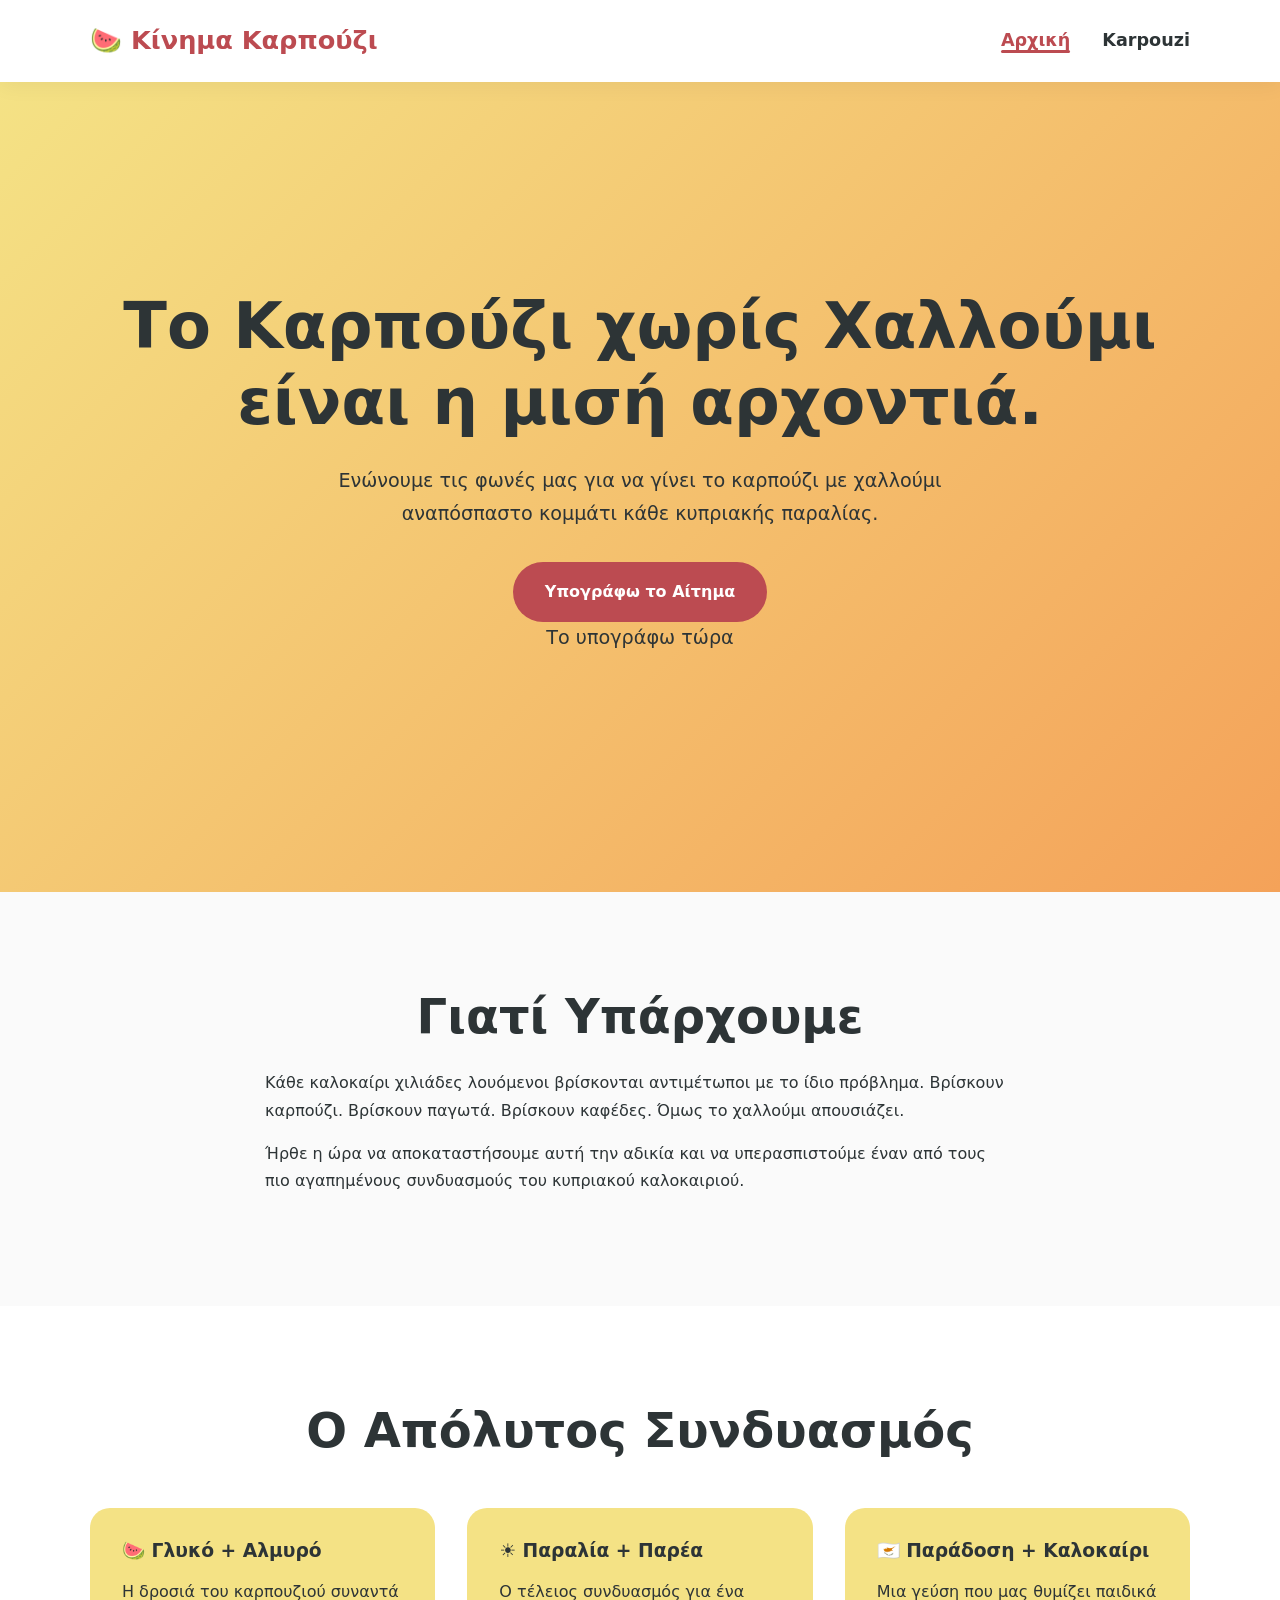
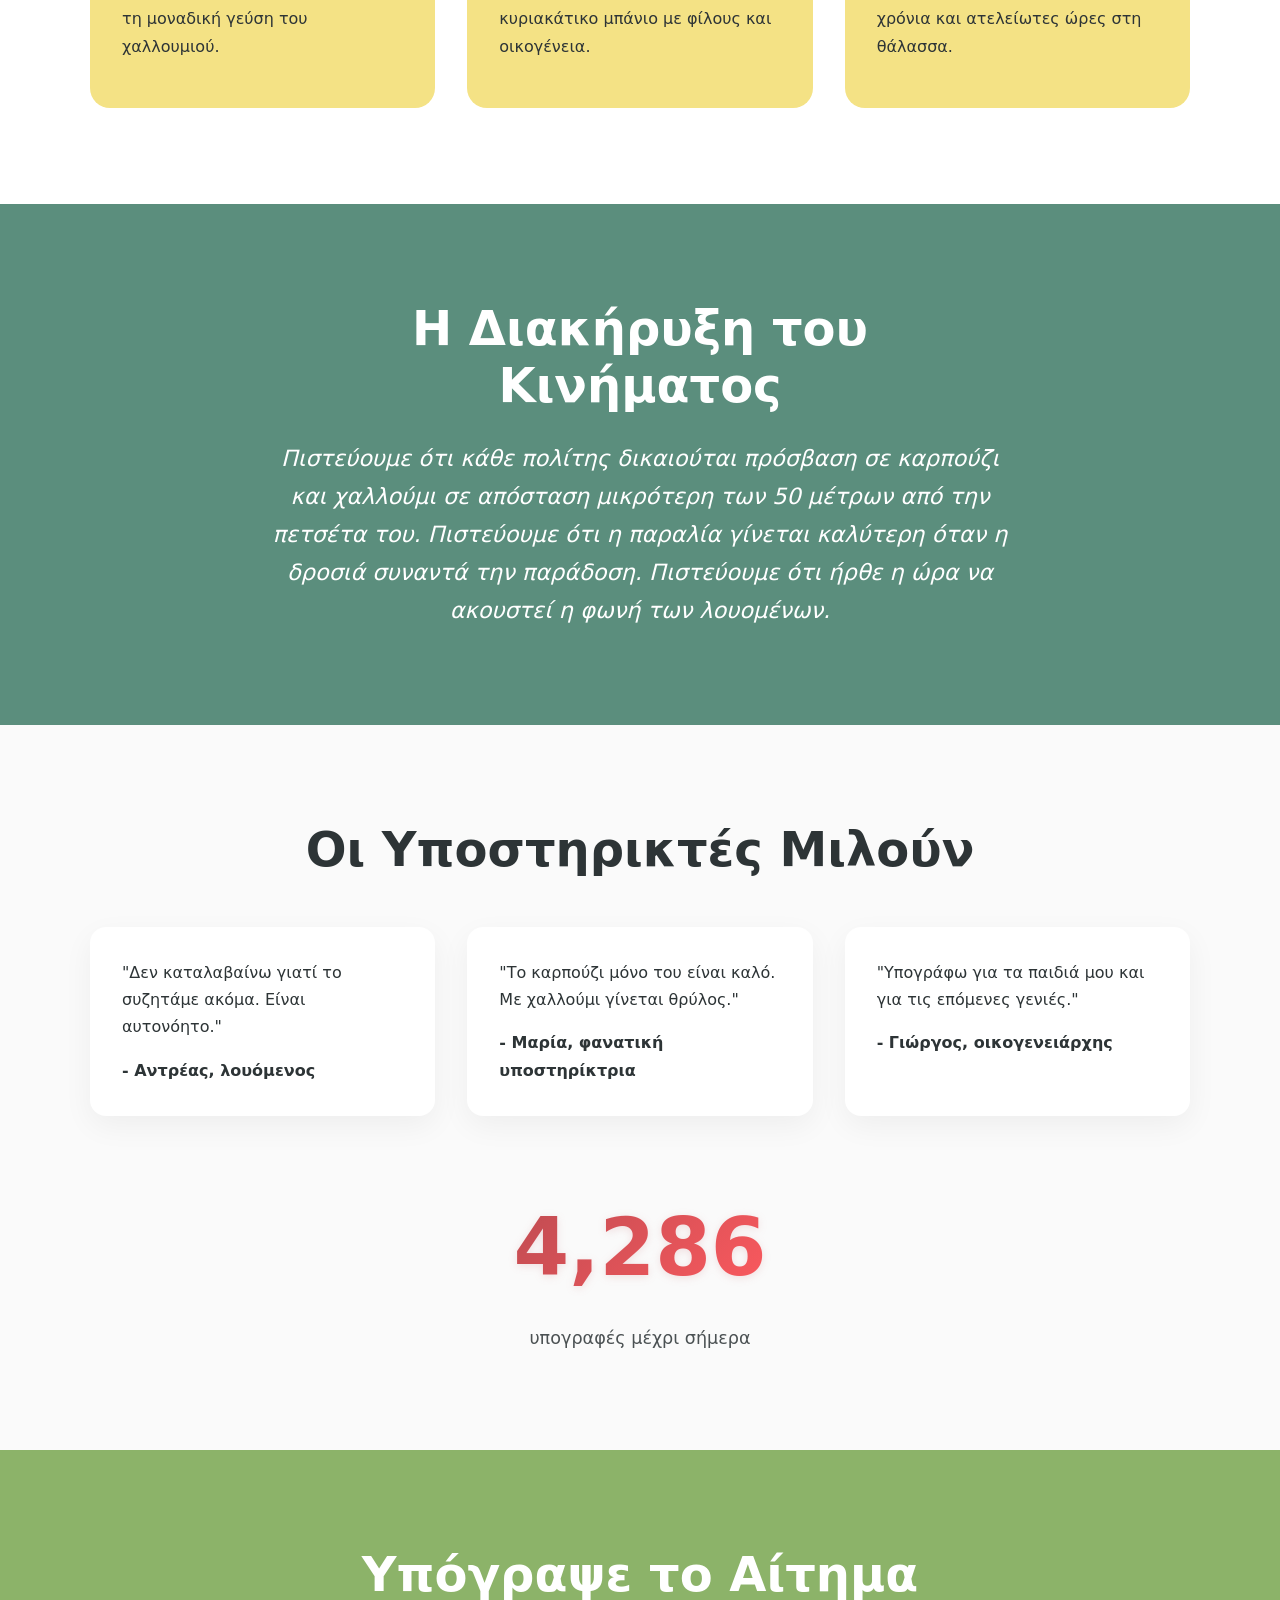
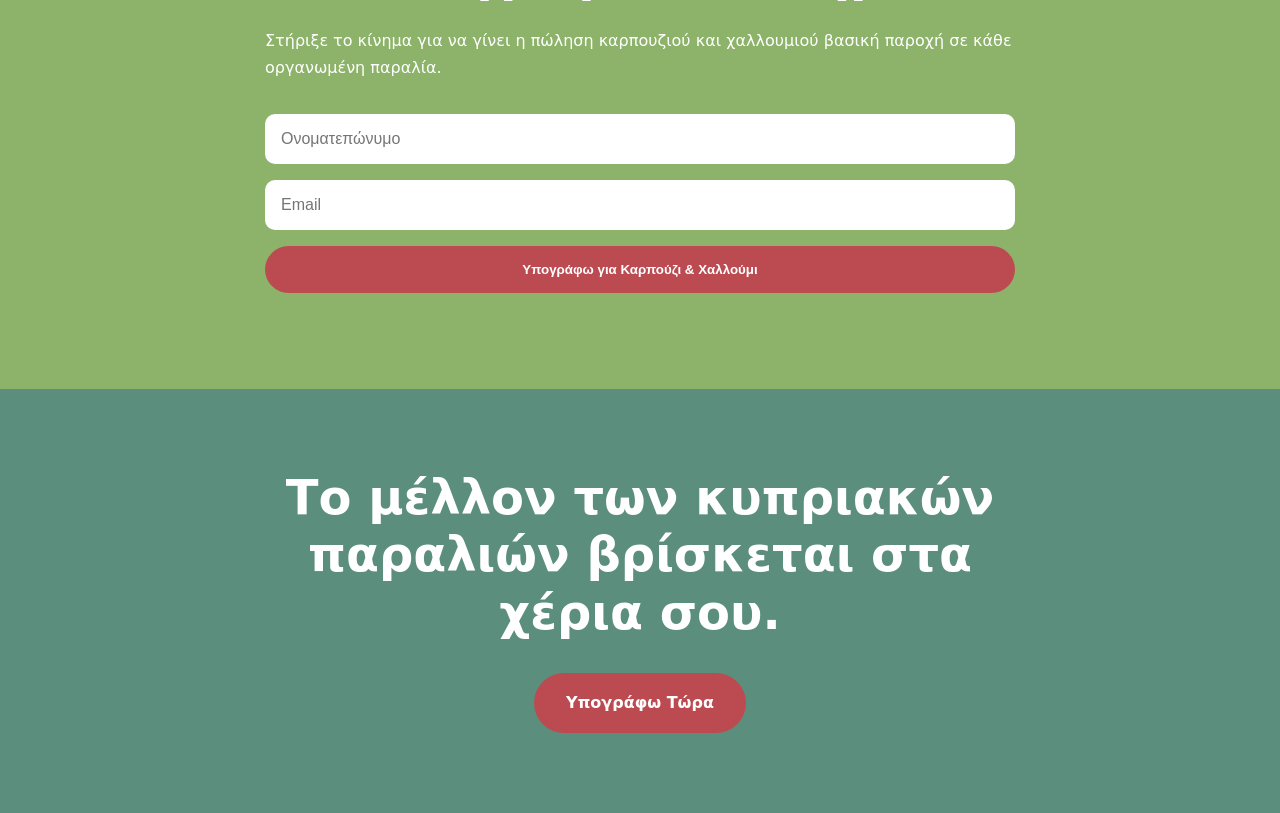
<file: index.html>
<!DOCTYPE html>
<html lang="el">

<head>
    <meta charset="UTF-8">
    <meta name="viewport" content="width=device-width, initial-scale=1.0">
    <title>Κίνημα Καρπούζι + Χαλλούμι</title>
    <link rel="stylesheet" href="css/style.css">
</head>

<body>

    <nav class="navbar">
        <div class="container">
            <a href="index.html" class="logo">🍉 Κίνημα Καρπούζι</a>
            <ul class="nav-links">
                <li><a href="index.html" class="active">Αρχική</a></li>
                <li><a href="karpouzi.html">Karpouzi</a></li>
            </ul>
        </div>
    </nav>


    <header class="hero">
        <div class="container">
            <h1>Το Καρπούζι χωρίς Χαλλούμι είναι η μισή αρχοντιά.</h1>
            <p>
                Ενώνουμε τις φωνές μας για να γίνει το καρπούζι με χαλλούμι
                αναπόσπαστο κομμάτι κάθε κυπριακής παραλίας.
            </p>
            <a href="#petition" class="btn">Υπογράφω το Αίτημα</a>
            <p> Το υπογράφω τώρα </p>
        </div>
    </header>

    <section class="section">
        <div class="container narrow">
            <h2>Γιατί Υπάρχουμε</h2>
            <p>
                Κάθε καλοκαίρι χιλιάδες λουόμενοι βρίσκονται αντιμέτωποι με το ίδιο πρόβλημα.
                Βρίσκουν καρπούζι. Βρίσκουν παγωτά. Βρίσκουν καφέδες.
                Όμως το χαλλούμι απουσιάζει.
            </p>
            <p>
                Ήρθε η ώρα να αποκαταστήσουμε αυτή την αδικία και να υπερασπιστούμε
                έναν από τους πιο αγαπημένους συνδυασμούς του κυπριακού καλοκαιριού.
            </p>
        </div>
    </section>

    <section class="section highlight">
        <div class="container">
            <h2>Ο Απόλυτος Συνδυασμός</h2>

            <div class="features">
                <div class="card">
                    <h3>🍉 Γλυκό + Αλμυρό</h3>
                    <p>
                        Η δροσιά του καρπουζιού συναντά τη μοναδική γεύση του χαλλουμιού.
                    </p>
                </div>

                <div class="card">
                    <h3>☀️ Παραλία + Παρέα</h3>
                    <p>
                        Ο τέλειος συνδυασμός για ένα κυριακάτικο μπάνιο με φίλους και οικογένεια.
                    </p>
                </div>

                <div class="card">
                    <h3>🇨🇾 Παράδοση + Καλοκαίρι</h3>
                    <p>
                        Μια γεύση που μας θυμίζει παιδικά χρόνια και ατελείωτες ώρες στη θάλασσα.
                    </p>
                </div>
            </div>
        </div>
    </section>

    <section class="section manifesto">
        <div class="container narrow">
            <h2>Η Διακήρυξη του Κινήματος</h2>

            <blockquote>
                Πιστεύουμε ότι κάθε πολίτης δικαιούται πρόσβαση σε καρπούζι και χαλλούμι
                σε απόσταση μικρότερη των 50 μέτρων από την πετσέτα του.
                Πιστεύουμε ότι η παραλία γίνεται καλύτερη όταν η δροσιά συναντά την παράδοση.
                Πιστεύουμε ότι ήρθε η ώρα να ακουστεί η φωνή των λουομένων.
            </blockquote>
        </div>
    </section>

    <section class="section">
        <div class="container">
            <h2>Οι Υποστηρικτές Μιλούν</h2>

            <div class="testimonials">
                <div class="testimonial">
                    <p>
                        "Δεν καταλαβαίνω γιατί το συζητάμε ακόμα. Είναι αυτονόητο."
                    </p>
                    <span>- Αντρέας, λουόμενος</span>
                </div>

                <div class="testimonial">
                    <p>
                        "Το καρπούζι μόνο του είναι καλό. Με χαλλούμι γίνεται θρύλος."
                    </p>
                    <span>- Μαρία, φανατική υποστηρίκτρια</span>
                </div>

                <div class="testimonial">
                    <p>
                        "Υπογράφω για τα παιδιά μου και για τις επόμενες γενιές."
                    </p>
                    <span>- Γιώργος, οικογενειάρχης</span>
                </div>
            </div>

            <div class="counter">
                <strong>4,286</strong>
                <span>υπογραφές μέχρι σήμερα</span>
            </div>
        </div>
    </section>

    <section id="petition" class="section petition">
        <div class="container narrow">
            <h2>Υπόγραψε το Αίτημα</h2>

            <p>
                Στήριξε το κίνημα για να γίνει η πώληση καρπουζιού και χαλλουμιού
                βασική παροχή σε κάθε οργανωμένη παραλία.
            </p>

            <form>
                <input type="text" placeholder="Ονοματεπώνυμο" required>
                <input type="email" placeholder="Email" required>
                <button type="submit" class="btn">
                    Υπογράφω για Καρπούζι & Χαλλούμι
                </button>
            </form>
        </div>
    </section>

    <footer class="footer">
        <div class="container narrow">
            <h2>Το μέλλον των κυπριακών παραλιών βρίσκεται στα χέρια σου.</h2>
            <a href="#petition" class="btn">Υπογράφω Τώρα</a>
        </div>
    </footer>

</body>

</html>
</file>
<file: css/style.css>
:root {
    --muted-olive: #8cb369ff;
    --light-gold: #f4e285ff;
    --sandy-brown: #f4a259ff;
    --jungle-teal: #5b8e7dff;
    --blushed-brick: #bc4b51ff;

    --text: #2d3436;
    --white: #ffffff;
    --bg: #fafafa;
}

* {
    margin: 0;
    padding: 0;
    box-sizing: border-box;
}

html {
    scroll-behavior: smooth;
}

body {
    font-family: system-ui, sans-serif;
    line-height: 1.7;
    color: var(--text);
    background: var(--bg);
}

.container {
    width: min(1100px, 90%);
    margin: 0 auto;
}

.narrow {
    max-width: 750px;
}

.section {
    padding: 6rem 0;
}

h1,
h2,
h3 {
    line-height: 1.2;
}

h1 {
    font-size: clamp(2.5rem, 5vw, 4.5rem);
    margin-bottom: 1.5rem;
}

h2 {
    font-size: clamp(2rem, 4vw, 3rem);
    margin-bottom: 1.5rem;
    text-align: center;
}

p {
    margin-bottom: 1rem;
}

/* Navigation */
.navbar {
    background: var(--white);
    box-shadow: 0 4px 20px rgba(0, 0, 0, 0.05);
    position: sticky;
    top: 0;
    z-index: 1000;
    padding: 1.2rem 0;
    backdrop-filter: blur(10px);
    background: rgba(255, 255, 255, 0.95);
}

.navbar .container {
    display: flex;
    justify-content: space-between;
    align-items: center;
}

.navbar .logo {
    font-size: 1.6rem;
    font-weight: 800;
    text-decoration: none;
    color: var(--blushed-brick);
    display: flex;
    align-items: center;
    gap: 0.5rem;
    transition: transform 0.3s ease;
}

.navbar .logo:hover {
    transform: scale(1.05);
}

.navbar .nav-links {
    display: flex;
    gap: 2rem;
    list-style: none;
}

.navbar .nav-links a {
    text-decoration: none;
    color: var(--text);
    font-weight: 700;
    font-size: 1.1rem;
    position: relative;
    padding: 0.2rem 0;
    transition: color 0.3s ease;
}

.navbar .nav-links a::after {
    content: '';
    position: absolute;
    bottom: 0;
    left: 0;
    width: 0;
    height: 3px;
    background: var(--blushed-brick);
    transition: width 0.3s ease;
    border-radius: 2px;
}

.navbar .nav-links a:hover::after,
.navbar .nav-links a.active::after {
    width: 100%;
}

.navbar .nav-links a:hover,
.navbar .nav-links a.active {
    color: var(--blushed-brick);
}

/* Karpouzi Page Styles */
.karpouzi-showcase {
    display: flex;
    flex-direction: column;
    align-items: center;
    text-align: center;
    padding: 4rem 0;
}

.karpouzi-card {
    background: var(--white);
    border-radius: 24px;
    box-shadow: 0 20px 40px rgba(0, 0, 0, 0.06);
    overflow: hidden;
    max-width: 800px;
    width: 100%;
    margin-top: 2rem;
    transition: transform 0.3s ease, box-shadow 0.3s ease;
}

.karpouzi-card:hover {
    transform: translateY(-5px);
    box-shadow: 0 30px 60px rgba(0, 0, 0, 0.1);
}

.karpouzi-img-wrapper {
    position: relative;
    width: 100%;
    padding-top: 66.67%;
    /* 3:2 Aspect Ratio */
    background: #f0f0f0;
    overflow: hidden;
}

.karpouzi-img {
    position: absolute;
    top: 0;
    left: 0;
    width: 100%;
    height: 100%;
    object-fit: cover;
    transition: transform 0.5s ease;
}

.karpouzi-card:hover .karpouzi-img {
    transform: scale(1.03);
}

.karpouzi-content {
    padding: 3rem;
}

.karpouzi-content h3 {
    font-size: 2rem;
    color: var(--blushed-brick);
    margin-bottom: 1rem;
}

.karpouzi-content p {
    font-size: 1.1rem;
    color: var(--text);
    opacity: 0.9;
    margin-bottom: 1.5rem;
}

/* Rails Girls Section */
.rails-girls-section {
    padding: 2rem 0 4rem 0;
    display: flex;
    justify-content: center;
    width: 100%;
}

.rails-girls-card {
    background: var(--white);
    border-radius: 24px;
    box-shadow: 0 20px 40px rgba(0, 0, 0, 0.06);
    overflow: hidden;
    max-width: 800px;
    width: 100%;
    transition: transform 0.3s ease, box-shadow 0.3s ease;
    padding: 1.5rem;
}

.rails-girls-card:hover {
    transform: translateY(-5px);
    box-shadow: 0 30px 60px rgba(0, 0, 0, 0.1);
}

.rails-girls-img {
    width: 100%;
    height: auto;
    border-radius: 16px;
    display: block;
    object-fit: cover;
}

/* Instagram Section */
.instagram-section {
    padding: 2rem 0 4rem 0;
    display: grid;
    grid-template-columns: repeat(3, 1fr);
    gap: 2rem;
    width: 100%;
}

.instagram-card {
    background: var(--white);
    border-radius: 24px;
    box-shadow: 0 20px 40px rgba(0, 0, 0, 0.06);
    overflow: hidden;
    max-width: 500px;
    width: 100%;
    transition: transform 0.3s ease, box-shadow 0.3s ease;
    padding: 1rem;
    display: flex;
    justify-content: center;
}

.instagram-card:hover {
    transform: translateY(-5px);
    box-shadow: 0 30px 60px rgba(0, 0, 0, 0.1);
}

.instagram-iframe {
    width: 100%;
    height: 600px;
    border: none;
    border-radius: 12px;
}

/* Hero */

.hero {
    background: linear-gradient(135deg,
            var(--light-gold),
            var(--sandy-brown));
    min-height: 90vh;
    display: flex;
    align-items: center;
    text-align: center;
}

.hero p {
    max-width: 700px;
    margin: 0 auto 2rem;
    font-size: 1.2rem;
}

/* Buttons */

.btn {
    display: inline-block;
    padding: 1rem 2rem;
    background: var(--blushed-brick);
    color: white;
    text-decoration: none;
    border-radius: 999px;
    font-weight: 700;
    transition: 0.3s ease;
}

.btn:hover {
    transform: translateY(-2px);
}

/* Highlight Section */

.highlight {
    background: white;
}

.features {
    display: grid;
    grid-template-columns: repeat(3, 1fr);
    gap: 2rem;
    margin-top: 3rem;
}

.card {
    background: var(--light-gold);
    padding: 2rem;
    border-radius: 20px;
}

.card h3 {
    margin-bottom: 1rem;
}

/* Manifesto */

.manifesto {
    background: var(--jungle-teal);
    color: white;
}

blockquote {
    font-size: 1.4rem;
    text-align: center;
    font-style: italic;
}

/* Testimonials */

.testimonials {
    display: grid;
    grid-template-columns: repeat(3, 1fr);
    gap: 2rem;
    margin-top: 3rem;
}

.testimonial {
    background: white;
    padding: 2rem;
    border-radius: 16px;
    box-shadow: 0 10px 30px rgba(0, 0, 0, 0.05);
}

.testimonial span {
    display: block;
    margin-top: 1rem;
    font-weight: 600;
}

.counter {
    text-align: center;
    margin-top: 4rem;
}

.counter strong {
    display: inline-block;
    font-size: 5rem;
    font-weight: 800;
    background: linear-gradient(135deg, var(--blushed-brick), #ff5a5f);
    -webkit-background-clip: text;
    background-clip: text;
    -webkit-text-fill-color: transparent;
    filter: drop-shadow(0 2px 4px rgba(188, 75, 81, 0.15));
    transition: transform 0.3s cubic-bezier(0.175, 0.885, 0.32, 1.275), filter 0.3s ease;
    cursor: default;
    animation: counter-pop-pulse 2s ease-in-out infinite alternate;
}

.counter strong:hover {
    transform: scale(1.15) rotate(1.5deg);
    filter: drop-shadow(0 8px 16px rgba(188, 75, 81, 0.35));
}

.counter span {
    display: block;
    font-size: 1.1rem;
    color: var(--text);
    margin-top: 0.5rem;
    opacity: 0.85;
}

@keyframes counter-pop-pulse {
    0% {
        transform: scale(1);
    }

    100% {
        transform: scale(1.06);
    }
}

/* Petition */

.petition {
    background: var(--muted-olive);
    color: white;
}

form {
    display: flex;
    flex-direction: column;
    gap: 1rem;
    margin-top: 2rem;
}

input {
    padding: 1rem;
    border: none;
    border-radius: 10px;
    font-size: 1rem;
}

button {
    border: none;
    cursor: pointer;
}

/* Footer */

.footer {
    background: var(--jungle-teal);
    color: white;
    text-align: center;
    padding: 5rem 0;
}

.footer h2 {
    margin-bottom: 2rem;
}

/* Mobile */

@media (max-width: 1024px) {
    .instagram-section {
        grid-template-columns: repeat(2, 1fr);
    }
}

@media (max-width: 768px) {

    .section {
        padding: 4rem 0;
    }

    .features,
    .testimonials {
        grid-template-columns: 1fr;
    }

    .instagram-section {
        grid-template-columns: 1fr;
    }

    blockquote {
        font-size: 1.1rem;
    }

    .counter strong {
        font-size: 3.5rem;
    }
}
</file>
